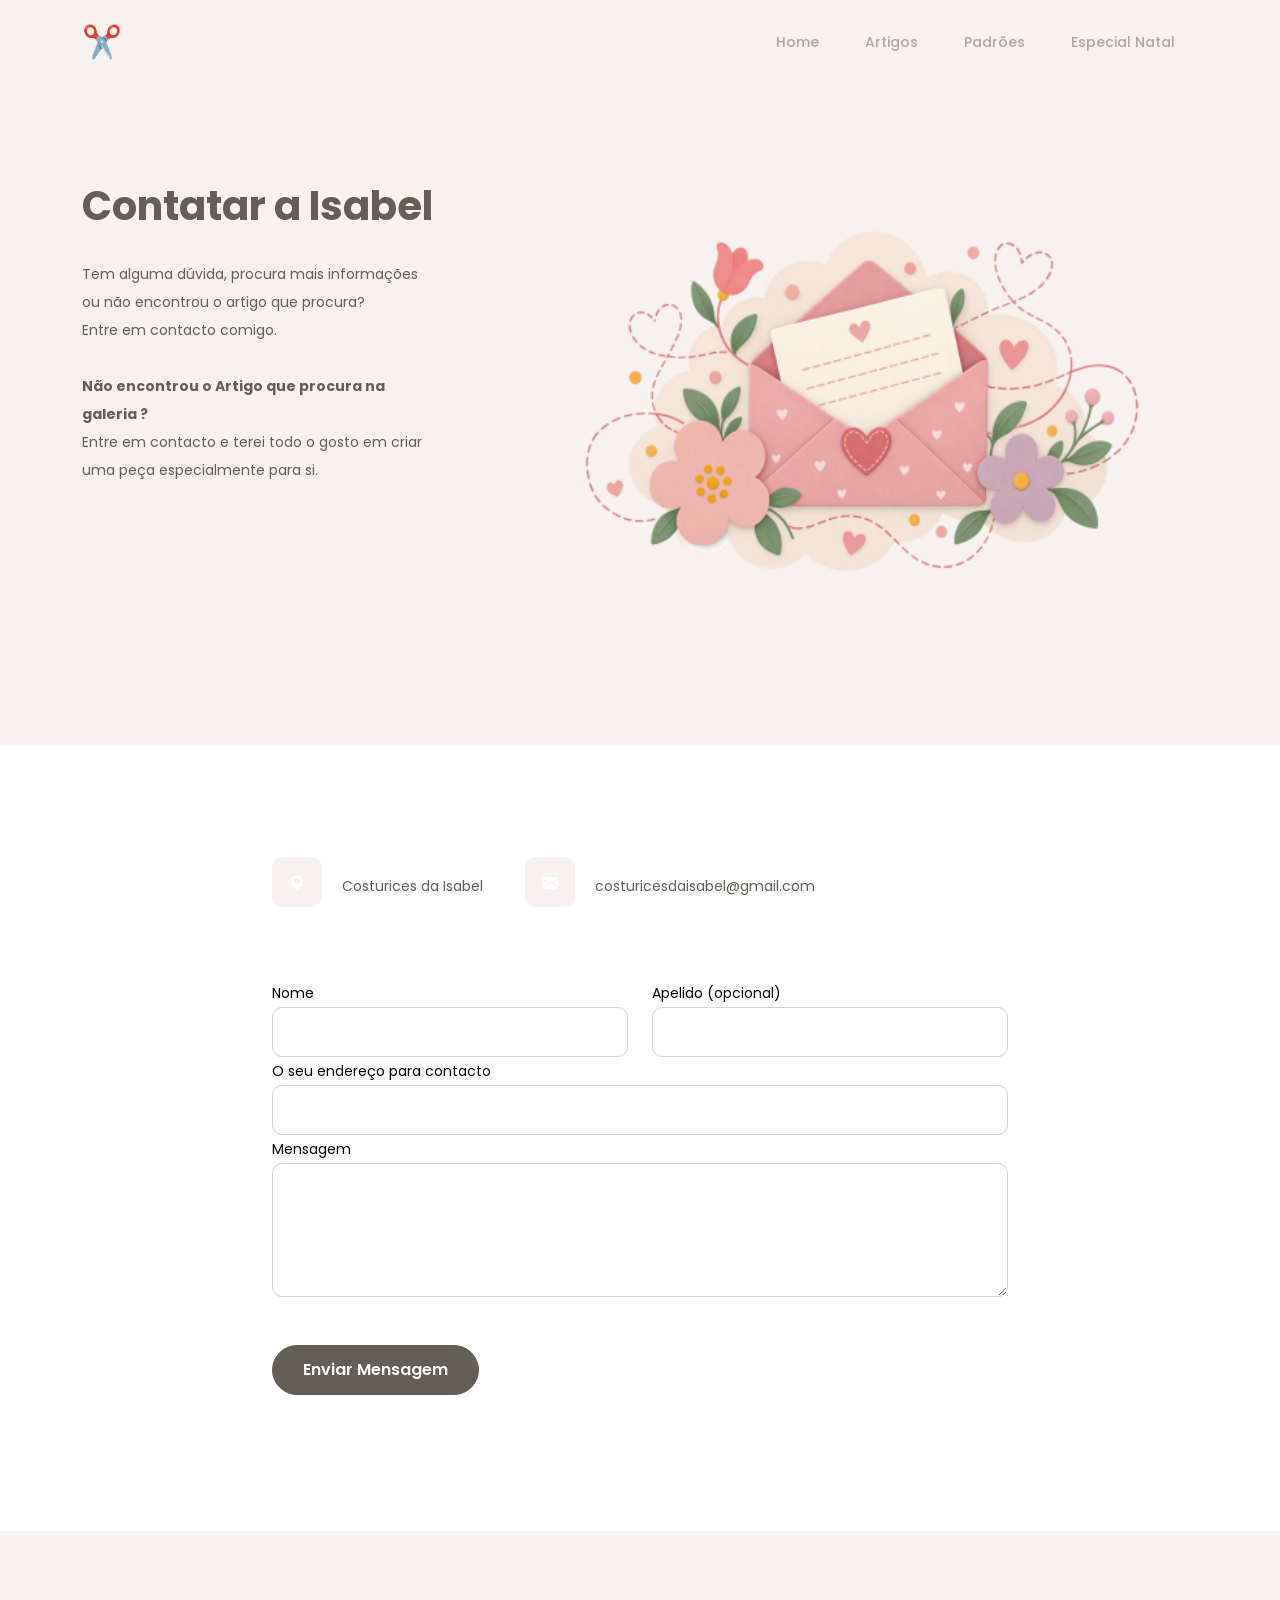
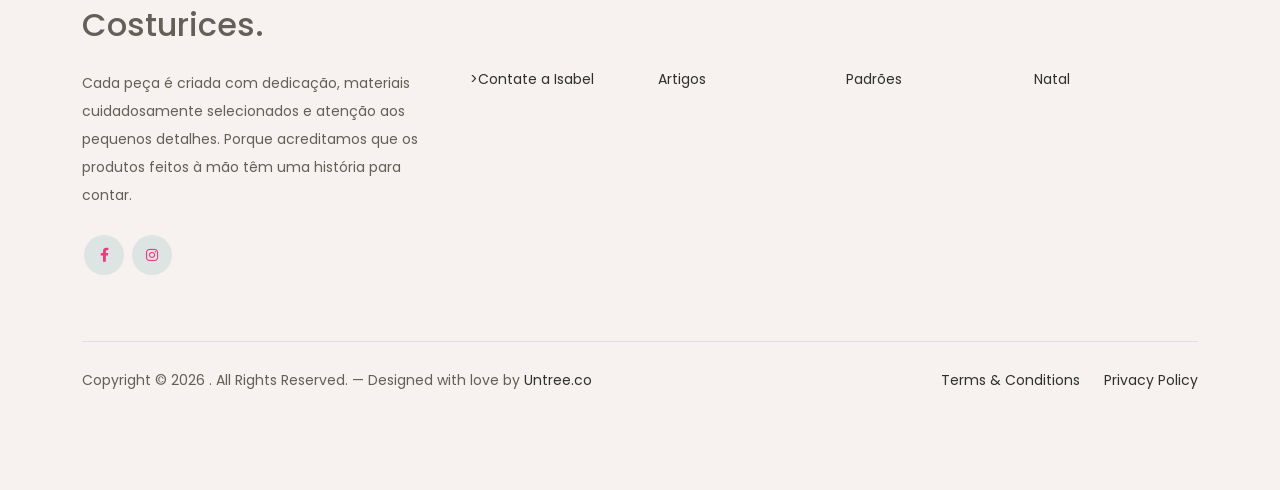
<file: contact.html>
<!-- /*
* Bootstrap 5
* Template Name: Furni
* Template Author: Untree.co
* Template URI: https://untree.co/
* License: https://creativecommons.org/licenses/by/3.0/
*/ -->
<!doctype html>
<html lang="en">
<head>
  <meta charset="utf-8">
  <meta name="viewport" content="width=device-width, initial-scale=1, shrink-to-fit=no">
  <meta name="author" content="Untree.co">
    <link rel="shortcut icon" href="favicon_isabel.png" />

  <meta name="description" content="" />
  <meta name="keywords" content="bootstrap, bootstrap4" />

		<!-- Bootstrap CSS -->
		<link href="css/bootstrap.min.css" rel="stylesheet">
		<link href="https://cdnjs.cloudflare.com/ajax/libs/font-awesome/6.0.0-beta3/css/all.min.css" rel="stylesheet">
		<link href="css/tiny-slider.css" rel="stylesheet">
		<link href="css/style.css" rel="stylesheet">
	<title>Costurices da Isabel </title>
	</head>

	<body>

		<!-- Start Header/Navigation -->
		<nav class="custom-navbar navbar navbar navbar-expand-md navbar-dark bg-dark" arial-label="Furni navigation bar">

			<div class="container">
			        <a class="navbar-brand" href="index.html">✂️</a>

				<button class="navbar-toggler" type="button" data-bs-toggle="collapse" data-bs-target="#navbarsFurni" aria-controls="navbarsFurni" aria-expanded="false" aria-label="Toggle navigation">
					<span class="navbar-toggler-icon"></span>
				</button>

				<div class="collapse navbar-collapse" id="navbarsFurni">
					<ul class="custom-navbar-nav navbar-nav ms-auto mb-2 mb-md-0">
						<li class="nav-item">
							<a class="nav-link" href="index.html">Home</a>
						</li>
		            <li><a class="nav-link" href="shop.html">Artigos</a></li>
             <li><a class="nav-link" href="checkout.html">Padrões</a></li>
         <li><a class="nav-link" href="cart.html">Especial Natal</a></li>
            <!-- <li><a class="nav-link" href="index.html">Contato</a></li>-->
					</ul>

				</div>
			</div>
				
		</nav>
		<!-- End Header/Navigation -->

    <!-- Start Hero Section -->
    <div class="hero">
      <div class="container">
        <div class="row justify-content-between">
          <div class="col-lg-4">
            <div class="intro-excerpt">
              <h1>
                Contatar <span clsas="d-block">a Isabel</span>
              </h1>
              <p class="mb-4">
              Tem alguma dúvida, procura mais informações ou não encontrou o artigo que procura? <br> Entre em contacto comigo.  <br> <br><b>Não encontrou o Artigo que procura na galeria ? </b><br> Entre em contacto e terei todo o gosto em criar uma peça especialmente para si.
              </p>
            
  
            </div>
          </div>
          <div class="col-lg-7">
            <div class="hero-img-wrap">
              <img src="images/Hero Contacto_Min 601px.png" class="img-fluid" />
            </div>
          </div>
        </div>
      </div>
    </div>
    <!-- End Hero Section -->

		
		<!-- Start Contact Form -->
		<div class="untree_co-section">
      <div class="container">

        <div class="block">
          <div class="row justify-content-center">


            <div class="col-md-8 col-lg-8 pb-4">


              <div class="row mb-5">
                <div class="col-lg-4">
                  <div  class="service no-shadow align-items-center link horizontal d-flex active" data-aos="fade-left" data-aos-delay="0">
                    <div class="service-icon color-1 mb-4">
                      <svg xmlns="http://www.w3.org/2000/svg" width="16" height="16" fill="currentColor" class="bi bi-geo-alt-fill" viewBox="0 0 16 16">
                        <path d="M8 16s6-5.686 6-10A6 6 0 0 0 2 6c0 4.314 6 10 6 10zm0-7a3 3 0 1 1 0-6 3 3 0 0 1 0 6z"/>
                      </svg>
                    </div> <!-- /.icon -->
                    <div class="service-contents">
                      <p>Costurices da Isabel</p>
                    </div> <!-- /.service-contents-->
                  </div> <!-- /.service -->
                </div>

                <div class="col-lg-4">
                  <div  class="service no-shadow align-items-center link horizontal d-flex active" data-aos="fade-left" data-aos-delay="0">
                    <div class="service-icon color-1 mb-4">
                      <svg xmlns="http://www.w3.org/2000/svg" width="16" height="16" fill="currentColor" class="bi bi-envelope-fill" viewBox="0 0 16 16">
                        <path d="M.05 3.555A2 2 0 0 1 2 2h12a2 2 0 0 1 1.95 1.555L8 8.414.05 3.555zM0 4.697v7.104l5.803-3.558L0 4.697zM6.761 8.83l-6.57 4.027A2 2 0 0 0 2 14h12a2 2 0 0 0 1.808-1.144l-6.57-4.027L8 9.586l-1.239-.757zm3.436-.586L16 11.801V4.697l-5.803 3.546z"/>
                      </svg>
                    </div> <!-- /.icon -->
                    <div class="service-contents">
                      <p>costuricesdaisabel@gmail.com</p>
                    </div> <!-- /.service-contents-->
                  </div> <!-- /.service -->
                </div>

              </div>

              <form onsubmit="enviarEmail(event)">
                <div class="row">
                  <div class="col-6">
                    <div class="form-group">
                      <label class="text-black" for="fname">Nome</label>
                      <input type="text" class="form-control" id="fname">
                    </div>
                  </div>
                  <div class="col-6">
                    <div class="form-group">
                      <label class="text-black" for="lname">Apelido (opcional)</label>
                      <input type="text" class="form-control" id="lname">
                    </div>
                  </div>
                </div>
                <div class="form-group">
                  <label class="text-black" for="email">O seu endereço para contacto</label>
                  <input type="email" class="form-control" id="email">
                </div>

                <div class="form-group mb-5">
                  <label class="text-black" for="message">Mensagem</label>
                  <textarea name="" class="form-control" id="message" cols="30" rows="5"></textarea>
                </div>

              <button type="submit" class="btn btn-primary-hover-outline">
Enviar Mensagem
</button>
              </form>

            </div>

          </div>

        </div>

      </div>


    </div>
  </div>

  <!-- End Contact Form -->

		

	    <!-- Start Footer Section -->
    <footer class="footer-section">
      <div class="container relative">


        <div class="row g-5 mb-5">
          <div class="col-lg-4">
            <div class="mb-4 footer-logo-wrap">
              <a href="#" class="footer-logo">Costurices<span>.</span></a>
            </div>
            <p class="mb-4">
           Cada peça é criada com dedicação, materiais cuidadosamente selecionados e atenção aos pequenos detalhes. Porque acreditamos que os produtos feitos à mão têm uma história para contar.
            </p>

            <ul class="list-unstyled custom-social">
              <li>
                <a href="https://www.facebook.com/share/1Fxe84Y73Z/"><span class="fa fa-brands fa-facebook-f"></span></a>
              </li>
              <li>
                <a href="https://www.instagram.com/mafaldinha268?mdxt=aTJzaTE3cndwbDMx"><span class="fa fa-brands fa-instagram"></span></a>
              </li>
            </ul>
          </div>

          <div class="col-lg-8">
            <div class="row links-wrap">
              <div class="col-6 col-sm-6 col-md-3">
                <ul class="list-unstyled">
                  <li><a href="contact.html">>Contate a Isabel</a></li>

                </ul>
              </div>

              <div class="col-6 col-sm-6 col-md-3">
                <ul class="list-unstyled">
                  <li><a href="shop.html">Artigos</a></li>
                </ul>
              </div>

              <div class="col-6 col-sm-6 col-md-3">
                <ul class="list-unstyled">
                  <li><a href="checkout.html">Padrões</a></li>
                </ul>
              </div>

              <div class="col-6 col-sm-6 col-md-3">
                <ul class="list-unstyled">
                  <li><a href="cart.html">Natal</a></li>
                </ul>
              </div>
            </div>
          </div>
        </div>

        <div class="border-top copyright">
          <div class="row pt-4">
            <div class="col-lg-6">
              <p class="mb-2 text-center text-lg-start">
                Copyright &copy;
                <script>
                  document.write(new Date().getFullYear());
                </script>
                . All Rights Reserved. &mdash; Designed with love by
                <a href="https://untree.co">Untree.co</a>
                <!-- License information: https://untree.co/license/ -->
              </p>
            </div>

            <div class="col-lg-6 text-center text-lg-end">
              <ul class="list-unstyled d-inline-flex ms-auto">
                <li class="me-4"><a href="#">Terms &amp; Conditions</a></li>
                <li><a href="#">Privacy Policy</a></li>
              </ul>
            </div>
          </div>
        </div>
      </div>
    </footer>
    <!-- End Footer Section -->


		<script>
function enviarEmail(event) {
event.preventDefault();
 
const fname = document.getElementById("fname").value;
const lname = document.getElementById("lname").value;
const email = document.getElementById("email").value;
const message = document.getElementById("message").value;
 
const subject = "Mensagem do site Costurices";
const body =
`Nome: ${fname} ${lname}
Email: ${email}
 
Mensagem:
${message}`;
 
window.location.href =
`mailto:costuricesdaisabel@gmail.com?subject=${encodeURIComponent(subject)}&body=${encodeURIComponent(body)}`;
}
</script>

		<script src="js/bootstrap.bundle.min.js"></script>
		<script src="js/tiny-slider.js"></script>
		<script src="js/custom.js"></script>
	</body>

</html>
</file>
<file: css/tiny-slider.css>
.tns-outer{padding:0 !important}.tns-outer [hidden]{display:none !important}.tns-outer [aria-controls],.tns-outer [data-action]{cursor:pointer}.tns-slider{-webkit-transition:all 0s;-moz-transition:all 0s;transition:all 0s}.tns-slider>.tns-item{-webkit-box-sizing:border-box;-moz-box-sizing:border-box;box-sizing:border-box}.tns-horizontal.tns-subpixel{white-space:nowrap}.tns-horizontal.tns-subpixel>.tns-item{display:inline-block;vertical-align:top;white-space:normal}.tns-horizontal.tns-no-subpixel:after{content:'';display:table;clear:both}.tns-horizontal.tns-no-subpixel>.tns-item{float:left}.tns-horizontal.tns-carousel.tns-no-subpixel>.tns-item{margin-right:-100%}.tns-no-calc{position:relative;left:0}.tns-gallery{position:relative;left:0;min-height:1px}.tns-gallery>.tns-item{position:absolute;left:-100%;-webkit-transition:transform 0s, opacity 0s;-moz-transition:transform 0s, opacity 0s;transition:transform 0s, opacity 0s}.tns-gallery>.tns-slide-active{position:relative;left:auto !important}.tns-gallery>.tns-moving{-webkit-transition:all 0.25s;-moz-transition:all 0.25s;transition:all 0.25s}.tns-autowidth{display:inline-block}.tns-lazy-img{-webkit-transition:opacity 0.6s;-moz-transition:opacity 0.6s;transition:opacity 0.6s;opacity:0.6}.tns-lazy-img.tns-complete{opacity:1}.tns-ah{-webkit-transition:height 0s;-moz-transition:height 0s;transition:height 0s}.tns-ovh{overflow:hidden}.tns-visually-hidden{position:absolute;left:-10000em}.tns-transparent{opacity:0;visibility:hidden}.tns-fadeIn{opacity:1;filter:alpha(opacity=100);z-index:0}.tns-normal,.tns-fadeOut{opacity:0;filter:alpha(opacity=0);z-index:-1}.tns-vpfix{white-space:nowrap}.tns-vpfix>div,.tns-vpfix>li{display:inline-block}.tns-t-subp2{margin:0 auto;width:310px;position:relative;height:10px;overflow:hidden}.tns-t-ct{width:2333.3333333%;width:-webkit-calc(100% * 70 / 3);width:-moz-calc(100% * 70 / 3);width:calc(100% * 70 / 3);position:absolute;right:0}.tns-t-ct:after{content:'';display:table;clear:both}.tns-t-ct>div{width:1.4285714%;width:-webkit-calc(100% / 70);width:-moz-calc(100% / 70);width:calc(100% / 70);height:10px;float:left}

/*# sourceMappingURL=sourcemaps/tiny-slider.css.map */
</file>
<file: css/style.css>
/*
* Template Name: UntreeStore
* Template Author: Untree.co
* Author URI: https://untree.co/
* License: https://creativecommons.org/licenses/by/3.0/
*/
@import url('https://fonts.googleapis.com/css2?family=Poppins:wght@300;400;500;600;700&display=swap');
body {
  overflow-x: hidden;
  position: relative; }

body {
  font-family: 'Poppins', sans-serif;
  font-weight: 400;
  line-height: 28px;
  color: #635E56;
  font-size: 14px;
  background-color: #ffffff !important; }


a {
  text-decoration: none;
  -webkit-transition: .3s all ease;
  -o-transition: .3s all ease;
  transition: .3s all ease;
  color: #2f2f2f;
  text-decoration: underline; }
  a:hover {
    color: #2f2f2f;
    text-decoration: none; }
  a.more {
    font-weight: 600; }

.custom-navbar {
  background: #F7F2EF !important;
  padding-top: 20px;
  padding-bottom: 20px; }
  .custom-navbar .navbar-brand {
    font-size: 32px;
    font-weight: 600;
   color: #635E56; }
    .custom-navbar .navbar-brand > span {
      opacity: .4; }
  .custom-navbar .navbar-toggler {
    border-color: transparent;
   }
    .custom-navbar .navbar-toggler:active, .custom-navbar .navbar-toggler:focus {
      -webkit-box-shadow: none;
      box-shadow: none;
      outline: none; }
  @media (min-width: 992px) {
    .custom-navbar .custom-navbar-nav li {
      margin-left: 15px;
      margin-right: 15px; } }
  .custom-navbar .custom-navbar-nav li a {
    font-weight: 500;
    color: #635E56 !important;
    opacity: .5;
    -webkit-transition: .3s all ease;
    -o-transition: .3s all ease;
    transition: .3s all ease;
    position: relative; }
    @media (min-width: 768px) {
      .custom-navbar .custom-navbar-nav li a:before {
        content: "";
        position: absolute;
        bottom: 0;
        left: 8px;
        right: 8px;
        background: #F2387C;
        height: 5px;
        opacity: 1;
        visibility: visible;
        width: 0;
        -webkit-transition: .15s all ease-out;
        -o-transition: .15s all ease-out;
        transition: .15s all ease-out; } }
    .custom-navbar .custom-navbar-nav li a:hover {
      opacity: 0.5; }
      .custom-navbar .custom-navbar-nav li a:hover:before {
        width: calc(100% - 16px); }
  .custom-navbar .custom-navbar-nav li.active a {
    opacity: 1; }
    .custom-navbar .custom-navbar-nav li.active a:before {
      width: calc(100% - 16px); }
  .custom-navbar .custom-navbar-cta {
    margin-left: 0 !important;
    -webkit-box-orient: horizontal;
    -webkit-box-direction: normal;
    -ms-flex-direction: row;
    flex-direction: row; }
    @media (min-width: 768px) {
      .custom-navbar .custom-navbar-cta {
        margin-left: 40px !important; } }
    .custom-navbar .custom-navbar-cta li {
      margin-left: 0px;
      margin-right: 0px; }
      .custom-navbar .custom-navbar-cta li:first-child {
        margin-right: 20px; }

.hero {
  background: #F7F2EF;
  padding: calc(4rem - 30px) 0 0rem 0; }
  @media (min-width: 768px) {
    .hero {
      padding: calc(4rem - 30px) 0 4rem 0; } }
  @media (min-width: 992px) {
    .hero {
      padding: calc(8rem - 30px) 0 8rem 0; } }
  .hero .intro-excerpt {
    position: relative;
    z-index: 4; }
    @media (min-width: 992px) {
      .hero .intro-excerpt {
        max-width: 450px; } }
  .hero h1 {
    font-weight: 700;
    color: #635E56;
    margin-bottom: 30px; }
    @media (min-width: 1400px) {
      .hero h1 {
        font-size: 54px; } }
  .hero p {
    color: #635E56;
    margin-botom: 30px; }
.hero .hero-img-wrap {
    position: relative;
}

.hero .hero-img-wrap img {
    position: relative;
    top: 0;
    right: 0;
    left: 0;
    z-index: 2;
    max-width: 100%;
    height: auto;
}

@media (min-width: 768px) {
    .hero .hero-img-wrap img {
        right: 0;
        left: 0;
    }
}

@media (min-width: 992px) {
    .hero .hero-img-wrap img {
        position: relative;
        top: 0;
        left: 0;
        right: 0;
    }
}

.hero .hero-img-wrap:after {
    display: none;
}

.btn {
  font-weight: 600;
  padding: 12px 30px;
  border-radius: 30px;
  color: #ffffff;
  background: #635E56;
  border-color: #635E56; }
  .btn:hover {
    color: #fff;
    background: #46423c;
    border-color: #46423c; }
  .btn:active, .btn:focus {
    outline: none !important;
    -webkit-box-shadow: none;
    box-shadow: none; }
  .btn.btn-primary {
    background: #635E56;
    border-color: #635E56; }
    .btn.btn-primary:hover {
      background: #314d43;
      border-color: #314d43; }
  .btn.btn-secondary {
    color: #2f2f2f;
    background: #F2387C;
    border-color: #F2387C;
   color: #ffffff; }
    .btn.btn-secondary:hover {
      background: #a71c4f;
      border-color: #a71c4f;
     color: #ffffff; }
  .btn.btn-white-outline {
    background: transparent;
    border-width: 2px;
    border-color:#635E56;
     color: #635E56;  }
    .btn.btn-white-outline:hover {
      border-color: #F2387C;
      color: #635E56; 
     border-width: 3px;}

.section-title {
  color: #2f2f2f; }

.product-section {
  padding: 7rem 0; }
  .product-section .product-item {
    text-align: center;
    text-decoration: none;
    display: block;
    position: relative;
    padding-bottom: 50px;
    cursor: pointer; }
    .product-section .product-item .product-thumbnail {
      margin-bottom: 30px;
      position: relative;
      top: 0;
      -webkit-transition: .3s all ease;
      -o-transition: .3s all ease;
      transition: .3s all ease; }
    .product-section .product-item h3 {
      font-weight: 600;
      font-size: 16px; }
    .product-section .product-item strong {
      font-weight: 800 !important;
      font-size: 18px !important; }
    .product-section .product-item h3, .product-section .product-item strong {
      color: #2f2f2f;
      text-decoration: none; }
    .product-section .product-item .icon-cross {
      position: absolute;
      width: 35px;
      height: 35px;
      display: inline-block;
      background: #2f2f2f;
      bottom: 15px;
      left: 50%;
      -webkit-transform: translateX(-50%);
      -ms-transform: translateX(-50%);
      transform: translateX(-50%);
      margin-bottom: -17.5px;
      border-radius: 50%;
      opacity: 0;
      visibility: hidden;
      -webkit-transition: .3s all ease;
      -o-transition: .3s all ease;
      transition: .3s all ease; }
      .product-section .product-item .icon-cross img {
        position: absolute;
        left: 50%;
        top: 50%;
        -webkit-transform: translate(-50%, -50%);
        -ms-transform: translate(-50%, -50%);
        transform: translate(-50%, -50%); }
    .product-section .product-item:before {
      bottom: 0;
      left: 0;
      right: 0;
      position: absolute;
      content: "";
      background: #dce5e4;
      height: 0%;
      z-index: -1;
      border-radius: 10px;
      -webkit-transition: .3s all ease;
      -o-transition: .3s all ease;
      transition: .3s all ease; }
    .product-section .product-item:hover .product-thumbnail {
      top: -25px; }
    .product-section .product-item:hover .icon-cross {
      bottom: 0;
      opacity: 1;
      visibility: visible; }
    .product-section .product-item:hover:before {
      height: 70%; }

.why-choose-section {
    padding: 7rem 0;
    overflow: hidden;
}

.why-choose-section .img-wrap {
    position: relative;
}

.why-choose-section .img-wrap:before {
    position: absolute;
    content: "";
    width: 255px;
    height: 217px;
    background-image: url("../images/dots-pink.png");
    background-repeat: no-repeat;
    background-size: contain;
    transform: translate(-40%, -40%);
    z-index: -1;
}

.why-choose-section .img-wrap img {
    border-radius: 20px;
    max-width: 100%;
    height: auto;
}

/* MOBILE */
@media (max-width: 768px) {

    .why-choose-section {
        overflow: hidden;
    }

    .why-choose-section .img-wrap:before {
        display: none;
    }

    .why-choose-section .img-wrap img {
        width: 100%;
        height: auto;
    }

}

.feature {
  margin-bottom: 30px; }
  .feature .icon {
    display: inline-block;
    position: relative;
    margin-bottom: 20px; }
    .feature .icon:before {
      content: "";
      width: 33px;
      height: 33px;
      position: absolute;
      background: rgba(59, 93, 80, 0.2);
      border-radius: 50%;
      right: -8px;
      bottom: 0; }
  .feature h3 {
    font-size: 14px;
    color: #2f2f2f; }
  .feature p {
    font-size: 14px;
    line-height: 22px;
    color: #635E56; }

.we-help-section {
  padding: 7rem 0; }
  .we-help-section .imgs-grid {
    display: -ms-grid;
    display: grid;
    -ms-grid-columns: (1fr)[27];
    grid-template-columns: repeat(27, 1fr);
    position: relative; }
    .we-help-section .imgs-grid:before {
      position: absolute;
      content: "";
      width: 255px;
      height: 217px;
      background-image: url("../images/dots-pink.png");
      background-size: contain;
      background-repeat: no-repeat;
      -webkit-transform: translate(-40%, -40%);
      -ms-transform: translate(-40%, -40%);
      transform: translate(-40%, -40%);
      z-index: -1; }
    .we-help-section .imgs-grid .grid {
      position: relative; }
      .we-help-section .imgs-grid .grid img {
        border-radius: 20px;
        max-width: 100%; }
      .we-help-section .imgs-grid .grid.grid-1 {
        -ms-grid-column: 1;
        -ms-grid-column-span: 18;
        grid-column: 1 / span 18;
        -ms-grid-row: 1;
        -ms-grid-row-span: 27;
        grid-row: 1 / span 27; }
      .we-help-section .imgs-grid .grid.grid-2 {
        -ms-grid-column: 19;
        -ms-grid-column-span: 27;
        grid-column: 19 / span 27;
        -ms-grid-row: 1;
        -ms-grid-row-span: 5;
        grid-row: 1 / span 5;
        padding-left: 20px; }
      .we-help-section .imgs-grid .grid.grid-3 {
        -ms-grid-column: 14;
        -ms-grid-column-span: 16;
        grid-column: 14 / span 16;
        -ms-grid-row: 6;
        -ms-grid-row-span: 27;
        grid-row: 6 / span 27;
        padding-top: 20px; }

.custom-list {
  width: 100%; }
  .custom-list li {
    display: inline-block;
    width: calc(50% - 20px);
    margin-bottom: 12px;
    line-height: 1.5;
    position: relative;
    padding-left: 20px; }
    .custom-list li:before {
      content: "";
      width: 8px;
      height: 8px;
      border-radius: 50%;
      border: 2px solid #F7F2EF;
      position: absolute;
      left: 0;
      top: 8px; }

.popular-product {
  padding: 0 0 7rem 0; }
  .popular-product .product-item-sm h3 {
    font-size: 14px;
    font-weight: 700;
    color: #2f2f2f; }
  .popular-product .product-item-sm a {
    text-decoration: none;
    color: #2f2f2f;
    -webkit-transition: .3s all ease;
    -o-transition: .3s all ease;
    transition: .3s all ease; }
    .popular-product .product-item-sm a:hover {
      color: rgba(47, 47, 47, 0.5); }
  .popular-product .product-item-sm p {
    line-height: 1.4;
    margin-bottom: 10px;
    font-size: 14px; }
  .popular-product .product-item-sm .thumbnail {
    margin-right: 10px;
    -webkit-box-flex: 0;
    -ms-flex: 0 0 120px;
    flex: 0 0 120px;
    position: relative; }
    .popular-product .product-item-sm .thumbnail:before {
      content: "";
      position: absolute;
      border-radius: 20px;
      background: #dce5e4;
      width: 98px;
      height: 98px;
      top: 50%;
      left: 50%;
      -webkit-transform: translate(-50%, -50%);
      -ms-transform: translate(-50%, -50%);
      transform: translate(-50%, -50%);
      z-index: -1; }

.testimonial-section {
  padding: 3rem 0 7rem 0; }

.testimonial-slider-wrap {
  position: relative; }
  .testimonial-slider-wrap .tns-inner {
    padding-top: 30px; }
  .testimonial-slider-wrap .item .testimonial-block blockquote {
    font-size: 16px; }
    @media (min-width: 768px) {
      .testimonial-slider-wrap .item .testimonial-block blockquote {
        line-height: 32px;
        font-size: 18px; } }
  .testimonial-slider-wrap .item .testimonial-block .author-info .author-pic {
    margin-bottom: 20px; }
    .testimonial-slider-wrap .item .testimonial-block .author-info .author-pic img {
      max-width: 80px;
      border-radius: 50%; }
  .testimonial-slider-wrap .item .testimonial-block .author-info h3 {
    font-size: 14px;
    font-weight: 700;
    color: #2f2f2f;
    margin-bottom: 0; }
  .testimonial-slider-wrap #testimonial-nav {
    position: absolute;
    top: 50%;
    z-index: 99;
    width: 100%;
    display: none; }
    @media (min-width: 768px) {
      .testimonial-slider-wrap #testimonial-nav {
        display: block; } }
    .testimonial-slider-wrap #testimonial-nav > span {
      cursor: pointer;
      position: absolute;
      width: 58px;
      height: 58px;
      line-height: 58px;
      border-radius: 50%;
      background: rgba(59, 93, 80, 0.1);
      color: #2f2f2f;
      -webkit-transition: .3s all ease;
      -o-transition: .3s all ease;
      transition: .3s all ease; }
      .testimonial-slider-wrap #testimonial-nav > span:hover {
        background: #F7F2EF;
        color: #ffffff; }
    .testimonial-slider-wrap #testimonial-nav .prev {
      left: -10px; }
    .testimonial-slider-wrap #testimonial-nav .next {
      right: 0; }
  .testimonial-slider-wrap .tns-nav {
    position: absolute;
    bottom: -50px;
    left: 50%;
    -webkit-transform: translateX(-50%);
    -ms-transform: translateX(-50%);
    transform: translateX(-50%); }
    .testimonial-slider-wrap .tns-nav button {
      background: none;
      border: none;
      display: inline-block;
      position: relative;
      width: 0 !important;
      height: 7px !important;
      margin: 2px; }
      .testimonial-slider-wrap .tns-nav button:active, .testimonial-slider-wrap .tns-nav button:focus, .testimonial-slider-wrap .tns-nav button:hover {
        outline: none;
        -webkit-box-shadow: none;
        box-shadow: none;
        background: none; }
      .testimonial-slider-wrap .tns-nav button:before {
        display: block;
        width: 7px;
        height: 7px;
        left: 0;
        top: 0;
        position: absolute;
        content: "";
        border-radius: 50%;
        -webkit-transition: .3s all ease;
        -o-transition: .3s all ease;
        transition: .3s all ease;
        background-color: #d6d6d6; }
      .testimonial-slider-wrap .tns-nav button:hover:before, .testimonial-slider-wrap .tns-nav button.tns-nav-active:before {
        background-color: #F7F2EF; }

.before-footer-section {
  padding: 7rem 0 12rem 0 !important; }

.blog-section {
  padding: 7rem 0 12rem 0; }
  .blog-section .post-entry a {
    text-decoration: none; }
  .blog-section .post-entry .post-thumbnail {
    display: block;
    margin-bottom: 20px; }
    .blog-section .post-entry .post-thumbnail img {
      border-radius: 20px;
      -webkit-transition: .3s all ease;
      -o-transition: .3s all ease;
      transition: .3s all ease; }
  .blog-section .post-entry .post-content-entry {
    padding-left: 15px;
    padding-right: 15px; }
    .blog-section .post-entry .post-content-entry h3 {
      font-size: 16px;
      margin-bottom: 0;
      font-weight: 600;
      margin-bottom: 7px; }
    .blog-section .post-entry .post-content-entry .meta {
      font-size: 14px; }
      .blog-section .post-entry .post-content-entry .meta a {
        font-weight: 600; }
  .blog-section .post-entry:hover .post-thumbnail img, .blog-section .post-entry:focus .post-thumbnail img {
    opacity: .7; }

.footer-section {
  padding: 80px 0;
 background: #F7F2EF; }
  .footer-section .relative {
    position: relative; }
  .footer-section a {
    text-decoration: none;
    color: #2f2f2f;
    -webkit-transition: .3s all ease;
    -o-transition: .3s all ease;
    transition: .3s all ease; }
    .footer-section a:hover {
      color: rgba(47, 47, 47, 0.5); }
  .footer-section .subscription-form {
    margin-bottom: 40px;
    position: relative;
    z-index: 2;
    margin-top: 100px; }
    @media (min-width: 992px) {
      .footer-section .subscription-form {
        margin-top: 0px;
        margin-bottom: 80px; } }
    .footer-section .subscription-form h3 {
      font-size: 18px;
      font-weight: 500;
      color: #F7F2EF; }
    .footer-section .subscription-form .form-control {
      height: 50px;
      border-radius: 10px;
      font-family: "Inter", sans-serif; }
      .footer-section .subscription-form .form-control:active, .footer-section .subscription-form .form-control:focus {
        outline: none;
        -webkit-box-shadow: none;
        box-shadow: none;
        border-color: #F7F2EF;
        -webkit-box-shadow: 0 1px 4px 0 rgba(0, 0, 0, 0.2);
        box-shadow: 0 1px 4px 0 rgba(0, 0, 0, 0.2); }
      .footer-section .subscription-form .form-control::-webkit-input-placeholder {
        font-size: 14px; }
      .footer-section .subscription-form .form-control::-moz-placeholder {
        font-size: 14px; }
      .footer-section .subscription-form .form-control:-ms-input-placeholder {
        font-size: 14px; }
      .footer-section .subscription-form .form-control:-moz-placeholder {
        font-size: 14px; }
    .footer-section .subscription-form .btn {
      border-radius: 10px !important; }
  .footer-section .sofa-img {
    position: absolute;
    top: -200px;
    z-index: 1;
    right: 0; }
    .footer-section .sofa-img img {
      max-width: 380px; }
  .footer-section .links-wrap {
    margin-top: 0px; }
    @media (min-width: 992px) {
      .footer-section .links-wrap {
        margin-top: 54px; } }
    .footer-section .links-wrap ul li {
      margin-bottom: 10px; }
  .footer-section .footer-logo-wrap .footer-logo {
    font-size: 32px;
    font-weight: 500;
    text-decoration: none;
    color: #645F57; }
  .footer-section .custom-social li {
    margin: 2px;
    display: inline-block; }
    .footer-section .custom-social li a {
      width: 40px;
      height: 40px;
      text-align: center;
      line-height: 40px;
      display: inline-block;
      background: #dce5e4;
      color: #F2387C;
      border-radius: 50%; }
      .footer-section .custom-social li a:hover {
        background: #F7F2EF;
        color: #645F57; }
  .footer-section .border-top {
    border-color: #dce5e4; }
    .footer-section .border-top.copyright {
      font-size: 14px !important; }

.untree_co-section {
  padding: 7rem 0; }

.form-control {
  height: 50px;
  border-radius: 10px;
  font-family: "Inter", sans-serif; }
  .form-control:active, .form-control:focus {
    outline: none;
    -webkit-box-shadow: none;
    box-shadow: none;
    border-color: #F7F2EF;
    -webkit-box-shadow: 0 1px 4px 0 rgba(0, 0, 0, 0.2);
    box-shadow: 0 1px 4px 0 rgba(0, 0, 0, 0.2); }
  .form-control::-webkit-input-placeholder {
    font-size: 14px; }
  .form-control::-moz-placeholder {
    font-size: 14px; }
  .form-control:-ms-input-placeholder {
    font-size: 14px; }
  .form-control:-moz-placeholder {
    font-size: 14px; }

.service {
  line-height: 1.5; }
  .service .service-icon {
    border-radius: 10px;
    -webkit-box-flex: 0;
    -ms-flex: 0 0 50px;
    flex: 0 0 50px;
    height: 50px;
    line-height: 50px;
    text-align: center;
    background: #F7F2EF;
    margin-right: 20px;
    color: #ffffff; }

textarea {
  height: auto !important; }

.site-blocks-table {
  overflow: auto; }
  .site-blocks-table .product-thumbnail {
    width: 200px; }
  .site-blocks-table .btn {
    padding: 2px 10px; }
  .site-blocks-table thead th {
    padding: 30px;
    text-align: center;
    border-width: 0px !important;
    vertical-align: middle;
    color: rgba(0, 0, 0, 0.8);
    font-size: 18px; }
  .site-blocks-table td {
    padding: 20px;
    text-align: center;
    vertical-align: middle;
    color: rgba(0, 0, 0, 0.8); }
  .site-blocks-table tbody tr:first-child td {
    border-top: 1px solid #F7F2EF !important; }
  .site-blocks-table .btn {
    background: none !important;
    color: #000000;
    border: none;
    height: auto !important; }

.site-block-order-table th {
  border-top: none !important;
  border-bottom-width: 1px !important; }

.site-block-order-table td, .site-block-order-table th {
  color: #000000; }

.couponcode-wrap input {
  border-radius: 10px !important; }

.text-primary {
  color: #F7F2EF !important; }

.thankyou-icon {
  position: relative;
  color: #F7F2EF; }
  .thankyou-icon:before {
    position: absolute;
    content: "";
    width: 50px;
    height: 50px;
    border-radius: 50%;
    background: rgba(59, 93, 80, 0.2); }


.search-container {
    position: relative;
}

.search-container input {
    padding-right: 40px;
}

.clear-search {
    position: absolute;
    right: 33px;
    top: 50%;
    transform: translateY(-50%);
    cursor: pointer;
    color: #999;
    font-size: 18px;
    display: none;
    user-select: none;
}

.clear-search:hover {
    color: #333;
}

.product-badge {
    position: absolute;
    top: 10px;
    left: 10px;
    z-index: 10;

    background-color: #e6005c;
    color: white;

    padding: 5px 10px;
    border-radius: 20px;

    font-size: 11px;
    font-weight: 600;
    text-transform: uppercase;
    letter-spacing: 0.5px;
}
</file>
